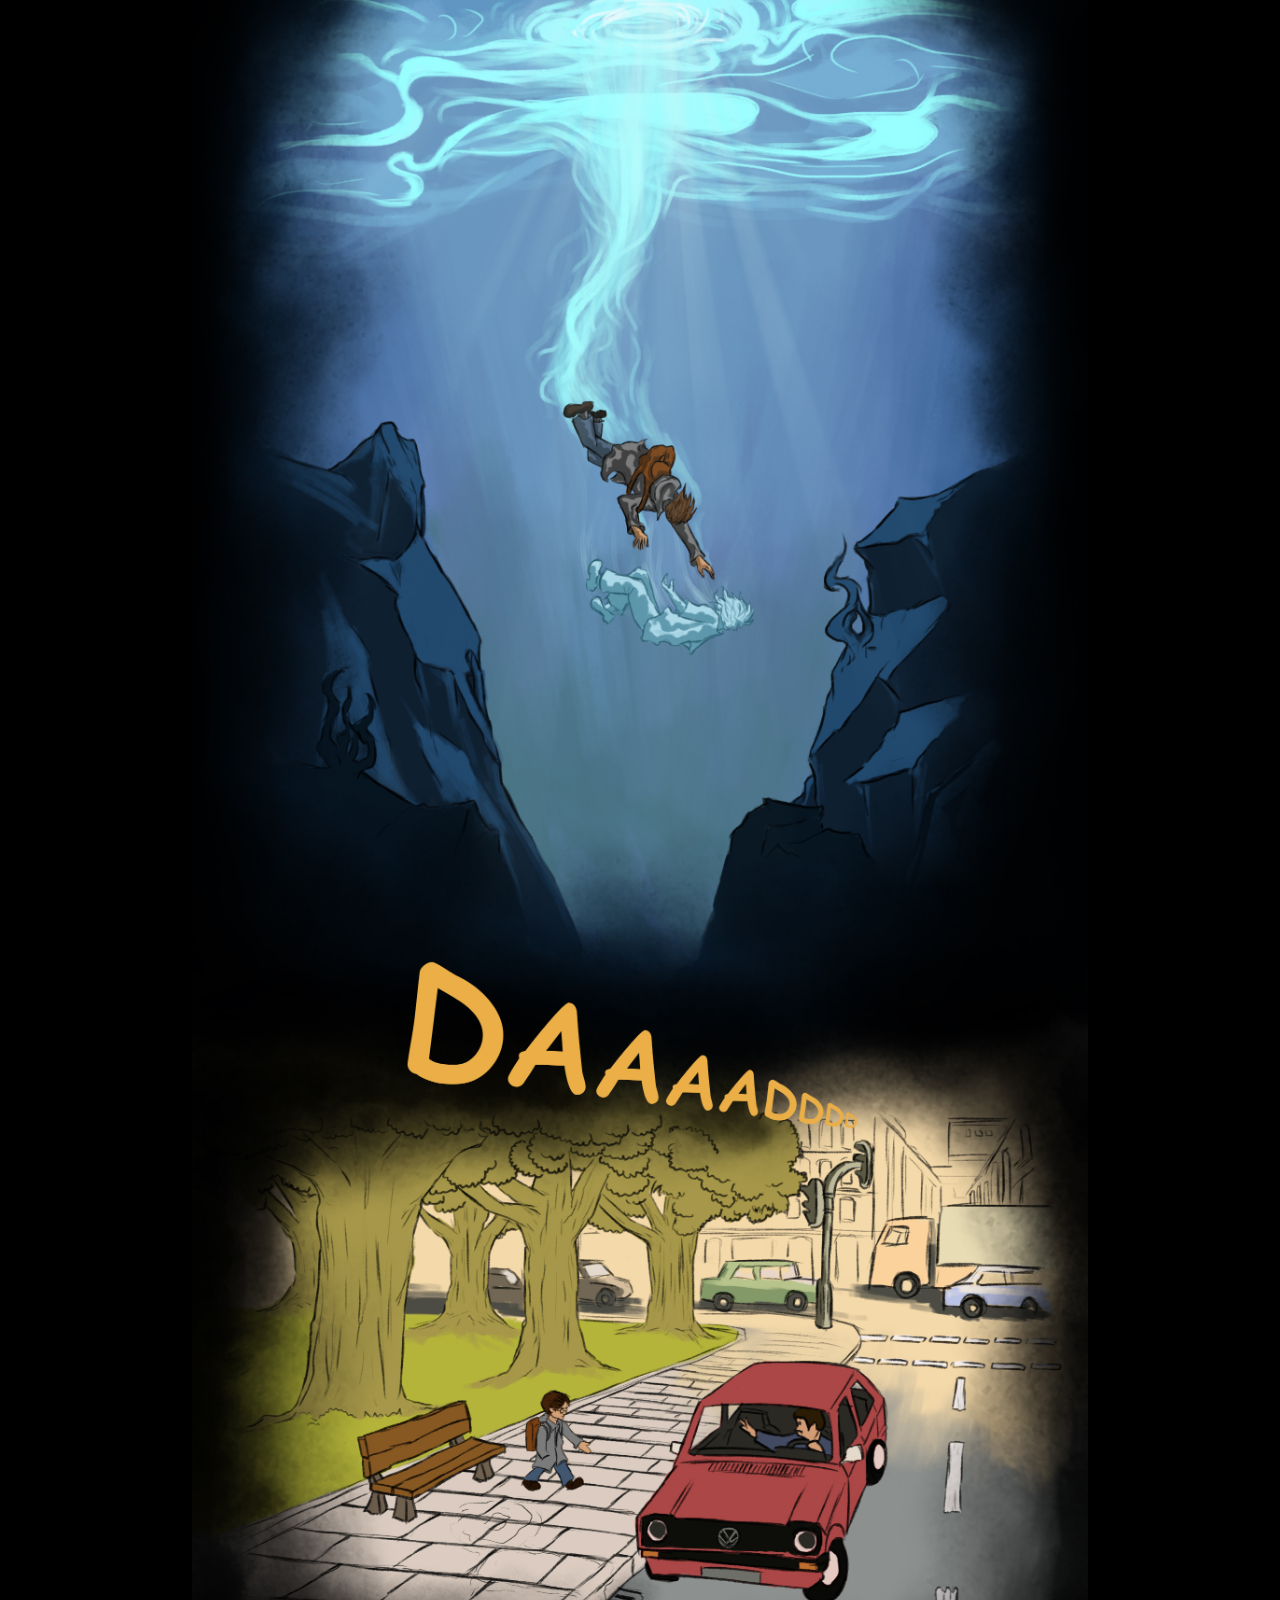
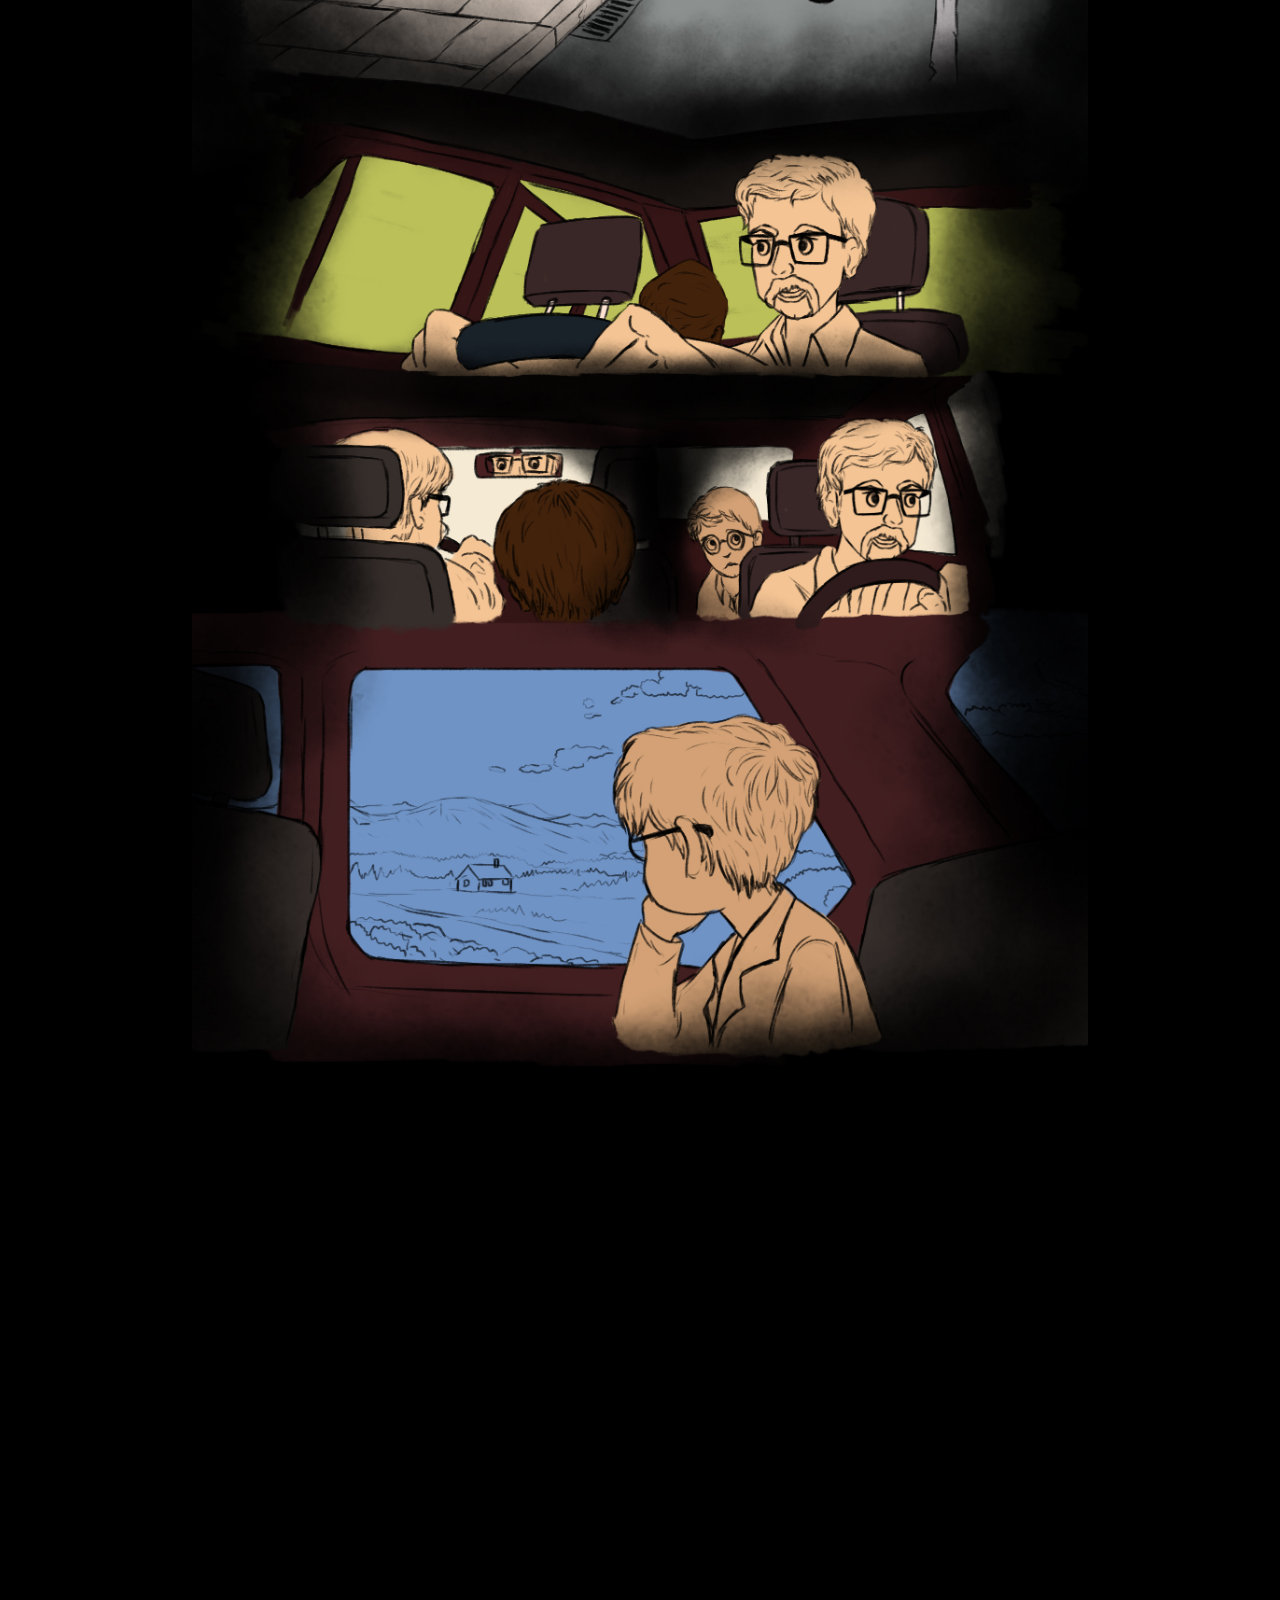
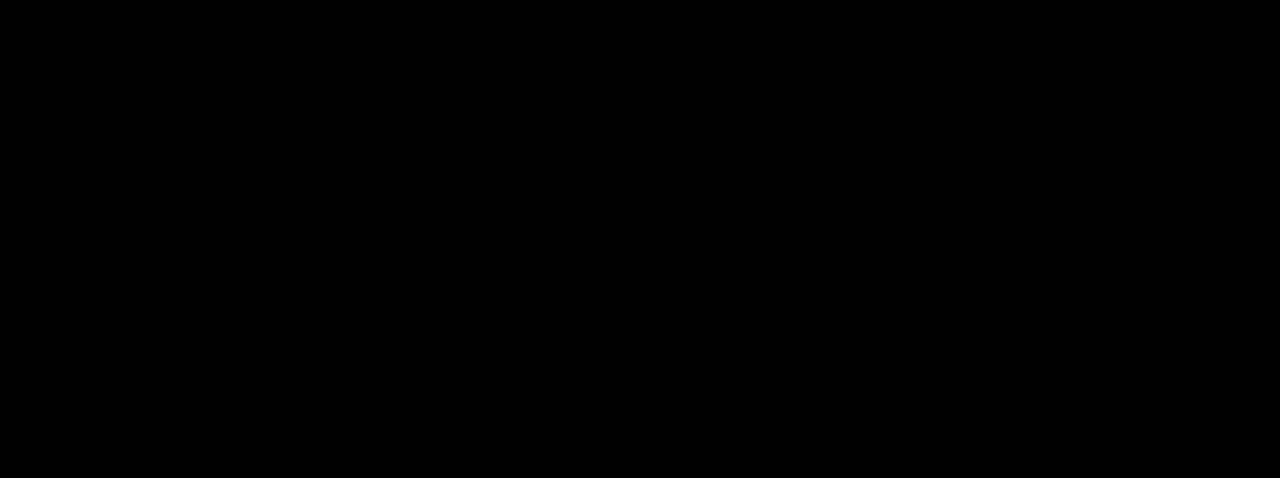
<file: 2.bölüm.html>
<!DOCTYPE html>
<html lang="en">

<head>
    <meta charset="UTF-8">
    <meta http-equiv="X-UA-Compatible" content="IE=edge">
    <meta name="viewport" content="width=device-width, initial-scale=1.0">
    <title>1.Bölüm</title>
    <link rel="stylesheet" href="https://cdnjs.cloudflare.com/ajax/libs/font-awesome/6.0.0-beta2/css/all.min.css">
    <link rel="stylesheet" href="2.bölüm.css">
</head>

<body>
    <header>


        <div class="scene">
            <img onmouseover="bigImg()"   onmouseout="bigImg2() " src="img/2.bölüm.jpg" class="scene-item-image" alt="">
           
        



    </header>


    <script>


        
var downs = document.getElementById('DownUp');
        
        document.addEventListener('scroll', function(e) {
        
        if (window.scrollY>50) {
            downs.classList.add('fa-angle-up');
            downs.classList.remove('fa-angle-down');
        } else {
            downs.classList.add('fa-angle-down');
            downs.classList.remove('fa-angle-up');
        }
        
        });
        
        
        downs.addEventListener('click', function(e) {
            position= document.documentElement;
            if (window.scrollY>50) {
                position.scrollTop   =0 ;
            } else {
                position.scrollTop   = 900;
            }
        
        
           
        
        });
        
        </script>

    <script src="2.bölüm.js"></script>
</body>

</html>
</file>
<file: 2.bölüm.css>
@import url('https://fonts.googleapis.com/css2?family=Comic+Neue:ital,wght@0,300;0,400;0,700;1,300;1,400;1,700&display=swap');

*{
width: 100%;
height: auto;
margin-right:auto; 
margin-left:auto; 
margin-top:50px; 
text-align:center; 

}

body{
    font-family: 'Comic Neue', sans-serif;
    background-color: black;
}

.DownUp{
    color: white;
        position: fixed;
        bottom: 0px;
        right:48%;
        z-index: 500;
        font-size: 30px;
      
    }


.sene{
   width: 30%;
   margin-top: 100px;

}
.scene
{

width:70%;
position: relative;
margin-top:-150px;
}

.scene2
{

    width:50%;
position: relative;
margin-top:800px;

}

.scene3
{

width:50%;
position: relative;
margin-top:3000px;
}




.box{
    position: absolute;
    color: rgb(0, 0, 0);
    background-color: rgba(255, 255, 255, 0.733);
    padding: 10px;
    width: 7%;
    left:51%;
    top:380px;
    border-radius: 10%;
    font-weight: 700;
    
}


.box2{
    position: absolute;
    color: rgb(0, 0, 0);
    background-color: rgba(255, 255, 255, 0.733);
    padding: 10px;
    width: 7%;
    left:0%;
    top:1500px;
    border-radius: 10%;
    font-weight: 700;
    
}
</file>
